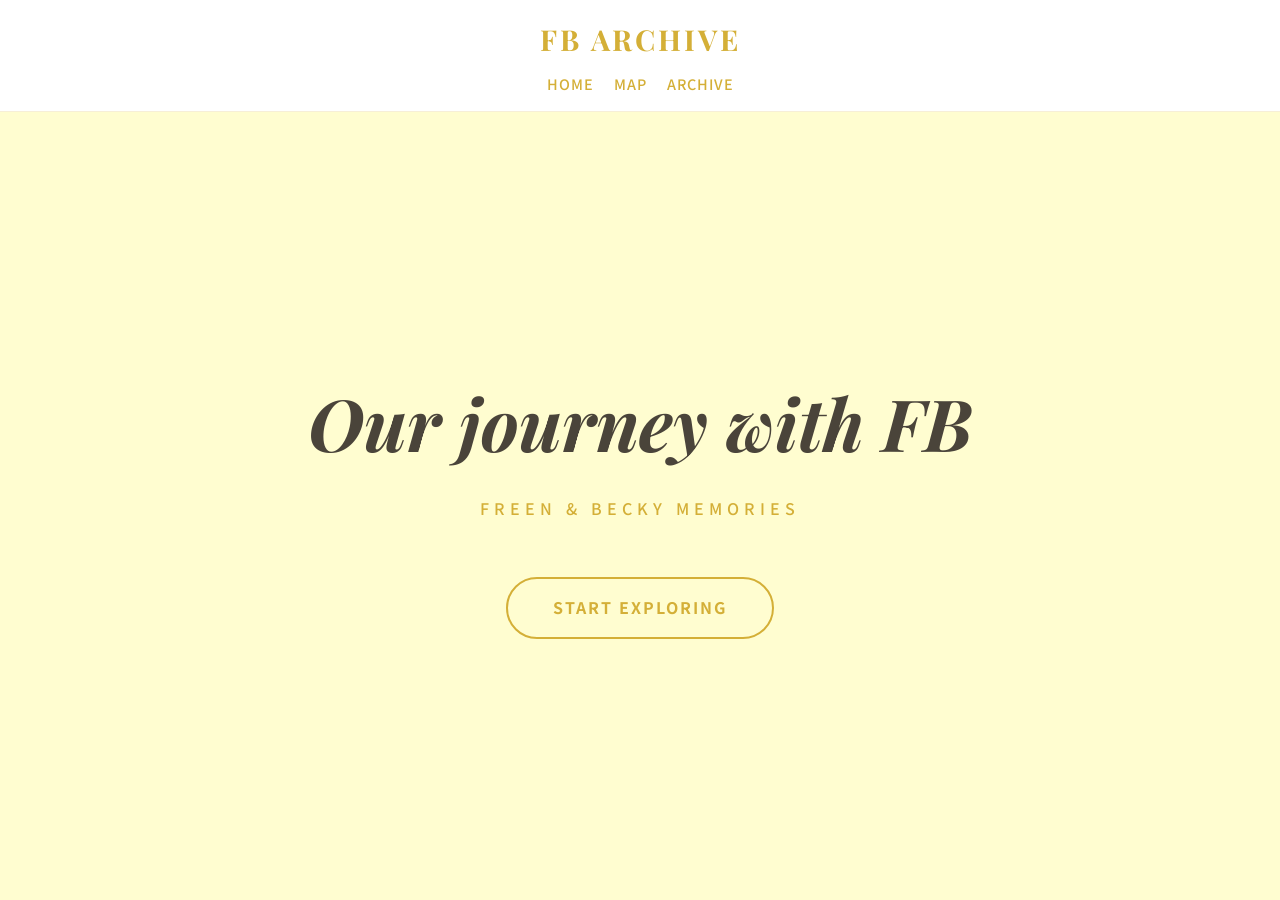
<file: index.html>
<!DOCTYPE html>
<html lang="zh-Hant">
<head>
    <meta charset="UTF-8">
    <meta name="viewport" content="width=device-width, initial-scale=1.0">
    <title>FB ARCHIVE</title>
    <link rel="stylesheet" href="style.css">
    <link rel="prefetch" href="map.html">
    <link rel="prefetch" href="archive.html">
</head>
<body>
    <nav>
        <div class="nav-container">
            <a href="index.html" class="logo">FB ARCHIVE</a>
            <div class="links">
                <a href="index.html">HOME</a>
                <a href="map.html">MAP</a>
                <a href="archive.html">ARCHIVE</a>
            </div>
        </div>
    </nav>
    
    <main class="hero-section fade-in">
        <h1>Our journey with FB</h1>
        <p class="gold-text" style="letter-spacing: 5px; margin-top: 15px; font-weight: 500; color: #D4AF37;">FREEN & BECKY MEMORIES</p>
        <a href="map.html" class="start-btn">START EXPLORING</a>
    </main>
</body>
</html>
</file>
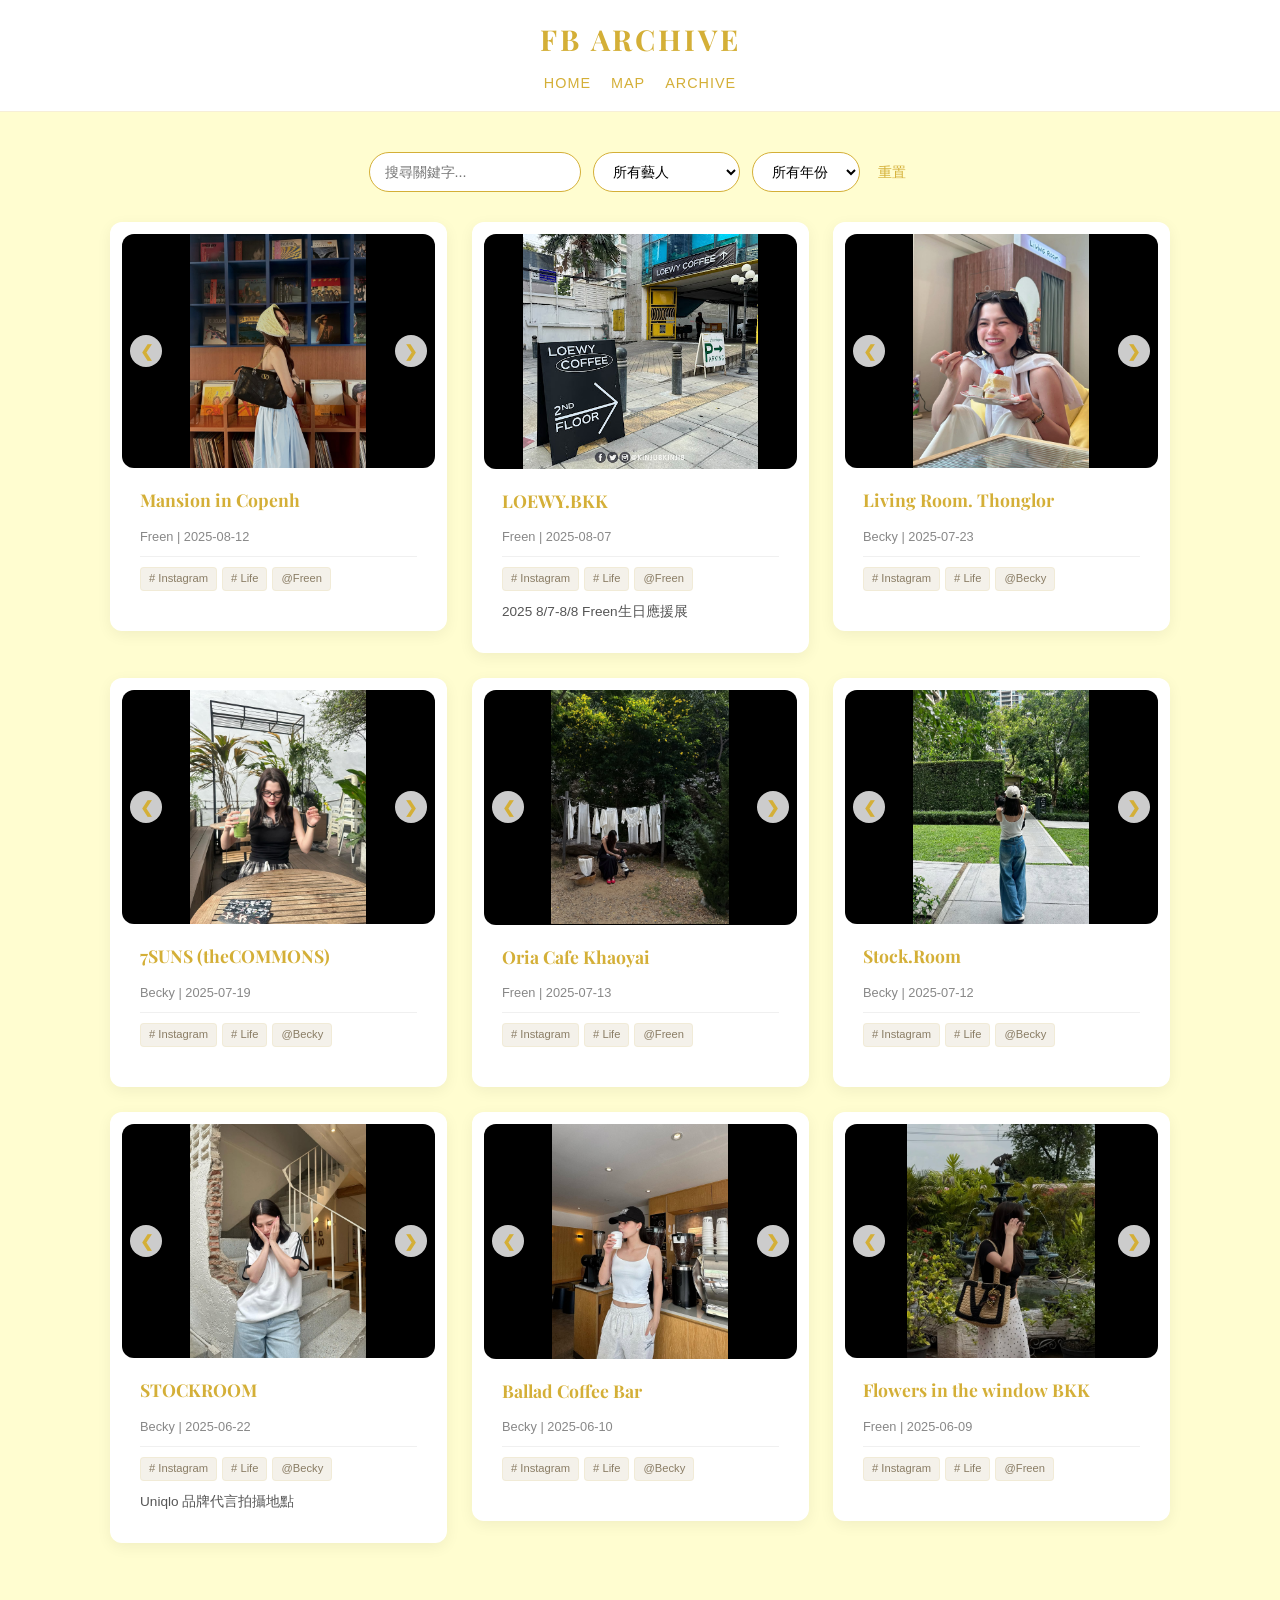
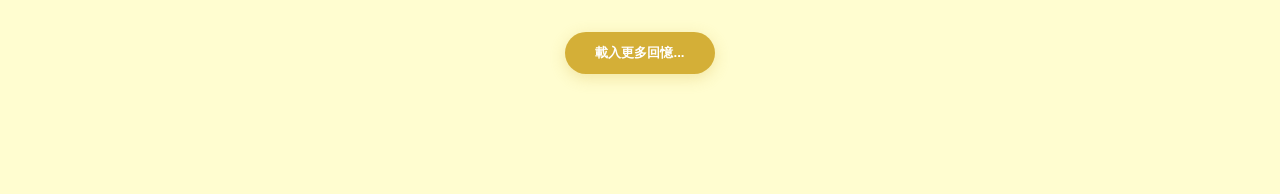
<file: archive.html>
<!DOCTYPE html>
<html lang="zh-Hant">
<head>
    <meta charset="UTF-8">
    <meta name="viewport" content="width=device-width, initial-scale=1.0">
    <title>Archive | FB ARCHIVE</title>
    <link rel="stylesheet" href="style.css">
    <style>
        :root { --gold: #d4af37; --bg-gray: #FFFDD0; }
        body { background-color: var(--bg-gray); margin: 0; font-family: -apple-system, sans-serif; }

        .container { max-width: 1100px; margin: 0 auto; padding: 40px 20px; }

        /* 網格設定 */
        .grid-layout {
            display: grid;
            grid-template-columns: repeat(3, 1fr);
            gap: 25px;
            align-items: start;
        }

        @media (max-width: 900px) { .grid-layout { grid-template-columns: repeat(2, 1fr); } }
        @media (max-width: 600px) { .grid-layout { grid-template-columns: 1fr; } }

        /* 卡片與媒體 */
        .card { background: #fff; border-radius: 12px; overflow: hidden; box-shadow: 0 4px 15px rgba(0,0,0,0.06); display: flex; flex-direction: column; transition: transform 0.3s; }
        .card:hover { transform: translateY(-5px); }
        
        .carousel { position: relative; width: 100%; aspect-ratio: 4 / 3; background: #e0e0e0; overflow: hidden; }
        .carousel-inner { display: flex; height: 100%; transition: transform 0.5s cubic-bezier(0.4, 0, 0.2, 1); }
        .carousel-item { min-width: 100%; height: 100%; display: flex; align-items: center; justify-content: center; background: #000; }
        
        .carousel-item img, .carousel-item video { 
            max-width: 100%; 
            max-height: 100%; 
            width: auto; 
            height: auto; 
            object-fit: contain; 
        }

        .carousel-btn { position: absolute; top: 50%; transform: translateY(-50%); background: rgba(255,255,255,0.8); border: none; width: 32px; height: 32px; border-radius: 50%; cursor: pointer; z-index: 5; font-weight: bold; color: var(--gold); }
        .prev { left: 8px; } .next { right: 8px; }

        .card-content { padding: 18px; flex-grow: 1; }
        .card-title { color: var(--gold); margin: 0 0 5px 0; font-size: 1.1rem; font-family: 'Playfair Display', serif; font-weight: bold; }
        .card-meta { font-size: 0.8rem; color: #888; margin-bottom: 10px; border-bottom: 1px solid #f0f0f0; padding-bottom: 8px; }
        .info-tag-container { display: flex; flex-wrap: wrap; gap: 5px; margin-bottom: 10px; min-height: 22px; }
        .info-tag { background: #f4f1ea; color: #8a7d65; padding: 2px 8px; border-radius: 4px; font-size: 0.7rem; border: 1px solid rgba(212, 175, 55, 0.1); }
        .card-desc { font-size: 0.85rem; color: #555; line-height: 1.6; margin: 0; }

        /* 篩選欄 */
        .filter-section { display: flex; justify-content: center; gap: 12px; margin-bottom: 30px; flex-wrap: wrap; }
        .filter-section input, .filter-section select { padding: 10px 15px; border: 1px solid var(--gold); border-radius: 25px; outline: none; font-size: 0.9rem; background: white; }

        /* 載入更多按鈕 */
        .load-more-container { text-align: center; margin-top: 40px; }
        .load-more-btn { 
            background: var(--gold); 
            color: white; 
            border: none; 
            padding: 12px 30px; 
            border-radius: 25px; 
            cursor: pointer; 
            font-weight: bold;
            transition: opacity 0.3s;
        }
        .load-more-btn:hover { opacity: 0.9; }

        /* 佔位符 */
        .media-placeholder {
            width: 100%;
            height: 100%;
            background: #333;
            display: flex;
            align-items: center;
            justify-content: center;
            color: #666;
            font-size: 0.8rem;
        }
    </style>
</head>
<body>

    <nav>
        <div class="nav-container">
            <a href="index.html" class="logo">FB ARCHIVE</a>
            <div class="links">
                <a href="index.html">HOME</a>
                <a href="map.html">MAP</a>
                <a href="archive.html">ARCHIVE</a>
            </div>
        </div>
    </nav>

    <div class="container">
        <div class="filter-section">
            <input type="text" id="searchInput" placeholder="搜尋關鍵字...">
            <select id="celebrityFilter">
                <option value="">所有藝人</option>
                <option value="Freen & Becky">Freen & Becky</option>
                <option value="Freen">Freen</option>
                <option value="Becky">Becky</option>
            </select>
            <select id="yearFilter">
                <option value="">所有年份</option>
            </select>
            <button id="resetBtn" style="background:none; border:none; color:var(--gold); cursor:pointer; font-size:0.9rem;">重置</button>
        </div>

        <div id="grid" class="grid-layout"></div>
        <div class="load-more-container">
            <button id="loadMoreBtn" class="load-more-btn" style="display:none;">載入更多回憶...</button>
        </div>
    </div>

    <script src="data.js"></script>

    <script>
        const grid = document.getElementById('grid');
        const yearFilter = document.getElementById('yearFilter');
        const loadMoreBtn = document.getElementById('loadMoreBtn');
        
        let slideStates = {}; 
        let currentPage = 1;
        const itemsPerPage = 9;
        let filteredData = [];

        // 1. 初始化年份選單
        function initYearFilter() {
            const years = [...new Set(FB_DATA.map(item => {
                const dateStr = String(item.date);
                const match = dateStr.match(/\d{4}/);
                return match ? match[0] : null;
            }))].filter(Boolean).sort((a, b) => b - a);

            yearFilter.innerHTML = '<option value="">所有年份</option>'; 
            years.forEach(year => {
                const opt = document.createElement('option');
                opt.value = year;
                opt.textContent = year + " 年";
                yearFilter.appendChild(opt);
            });
        }

        // 2. 核心媒體渲染 (優化：加上影片 poster 與更強的 lazy loading)
        function renderMedia(url, lazy = true) {
            if (!url) return '';
            
            const safeUrl = url.split('/').map(segment => encodeURIComponent(segment)).join('/');
            const isVideo = /\.(mp4|webm|mov)$/i.test(safeUrl);
            
            if (/\.(jpg|jpeg|png|gif|webp|PNG)$/i.test(safeUrl)) {
                return `<img src="${safeUrl}" ${lazy ? 'loading="lazy"' : ''} alt="FB Archive Memory">`;
            } 
            else if (isVideo) {
                return `<video controls playsinline preload="none">
                            <source src="${safeUrl}" type="video/mp4">
                            Your browser does not support the video tag.
                        </video>`;
            } 
            else if (safeUrl.includes("youtube.com") || safeUrl.includes("youtu.be")) {
                const embedUrl = safeUrl.replace("watch?v=", "embed/");
                return `<iframe src="${embedUrl}" allowfullscreen loading="lazy"></iframe>`;
            }
            return `<div style="padding:20px; text-align:center; color:#999;">Format Error</div>`;
        }

        // 3. 渲染網格資料 (優化：分頁載入)
        function renderData(data, append = false) {
            if (!append) {
                grid.innerHTML = '';
                currentPage = 1;
                filteredData = data;
                slideStates = {};
            }

            if (filteredData.length === 0) {
                grid.innerHTML = '<div style="grid-column:1/-1; text-align:center; padding:50px; color:#999;">沒有找到相關的回憶。</div>';
                loadMoreBtn.style.display = 'none';
                return;
            }

            const start = (currentPage - 1) * itemsPerPage;
            const end = start + itemsPerPage;
            const pageItems = filteredData.slice(start, end);

            let htmlString = ''; 

            pageItems.forEach((item, pageIdx) => {
                const globalIdx = start + pageIdx;
                // 只有前幾張圖片直接渲染，其餘使用佔位符
                const slidesHtml = item.images.map((img, i) => `
                    <div class="carousel-item">
                        ${i === 0 ? renderMedia(img.url, true) : `<div class="media-placeholder" data-src="${img.url}">Slide ${i+1}</div>`}
                    </div>
                `).join('');
                
                const tagsHtml = item.images.map((img, i) => `
                    <div class="info-tag-container tag-group-${globalIdx}" style="display:${i === 0 ? 'flex' : 'none'}">
                        <span class="info-tag"># ${img.platform || 'Social'}</span>
                        <span class="info-tag"># ${img.category || 'Life'}</span>
                        ${img.author ? `<span class="info-tag">@${img.author}</span>` : ''}
                    </div>
                `).join('');

                htmlString += `
                    <div class="card fade-in">
                        <div class="carousel">
                            <div class="carousel-inner" id="inner-${globalIdx}">${slidesHtml}</div>
                            ${item.images.length > 1 ? `
                                <button class="carousel-btn prev" onclick="moveSlide(${globalIdx}, -1)">❮</button>
                                <button class="carousel-btn next" onclick="moveSlide(${globalIdx}, 1)">❯</button>
                            ` : ''}
                        </div>
                        <div class="card-content">
                            <h3 class="card-title">${item.name}</h3>
                            <p class="card-meta">${item.celebrity} | ${item.date}</p>
                            <div id="tags-${globalIdx}">${tagsHtml}</div>
                            <p class="card-desc">${item.desc || ''}</p>
                        </div>
                    </div>`;
            });

            if (append) {
                const tempDiv = document.createElement('div');
                tempDiv.innerHTML = htmlString;
                while (tempDiv.firstChild) {
                    grid.appendChild(tempDiv.firstChild);
                }
            } else {
                grid.innerHTML = htmlString;
            }

            // 檢查是否還有更多
            if (filteredData.length > currentPage * itemsPerPage) {
                loadMoreBtn.style.display = 'inline-block';
            } else {
                loadMoreBtn.style.display = 'none';
            }
        }

        loadMoreBtn.onclick = () => {
            currentPage++;
            renderData(filteredData, true);
        };

        // 4. 輪播控制
        window.moveSlide = function(idx, dir) {
            const inner = document.getElementById(`inner-${idx}`);
            if (!inner) return;
            
            const total = inner.children.length;
            slideStates[idx] = (slideStates[idx] || 0);
            slideStates[idx] = (slideStates[idx] + dir + total) % total;
            
            inner.style.transform = `translateX(-${slideStates[idx] * 100}%)`;
            
            // 延遲加載當前幻燈片的媒體
            const currentItem = inner.children[slideStates[idx]];
            const placeholder = currentItem.querySelector('.media-placeholder');
            if (placeholder) {
                const url = placeholder.getAttribute('data-src');
                currentItem.innerHTML = renderMedia(url, false);
            }

            // 同步切換標籤顯示
            const tagGroups = document.querySelectorAll(`.tag-group-${idx}`);
            tagGroups.forEach((group, i) => {
                group.style.display = (i === slideStates[idx]) ? 'flex' : 'none';
            });
        }

        // 5. 綜合篩選邏輯
        function applyFilter() {
            const search = document.getElementById('searchInput').value.toLowerCase();
            const celeb = document.getElementById('celebrityFilter').value;
            const year = yearFilter.value;

            const filtered = FB_DATA.filter(i => {
                const matchSearch = (i.name + (i.desc || "")).toLowerCase().includes(search);
                const matchCeleb = celeb === "" || i.celebrity.includes(celeb);
                const matchYear = year === "" || i.date.includes(year);
                return matchSearch && matchCeleb && matchYear;
            });
            renderData(filtered);
        }

        document.querySelectorAll('input, select').forEach(el => el.addEventListener('change', applyFilter));
        document.getElementById('searchInput').addEventListener('input', applyFilter);

        document.getElementById('resetBtn').onclick = () => {
            document.getElementById('searchInput').value = "";
            document.getElementById('celebrityFilter').value = "";
            document.getElementById('yearFilter').value = "";
            applyFilter();
        };

        window.onload = () => {
            initYearFilter();
            const urlParams = new URLSearchParams(window.location.search);
            const searchParam = urlParams.get('search');
            if (searchParam) {
                document.getElementById('searchInput').value = decodeURIComponent(searchParam);
            }
            applyFilter(); 
        };
    </script>
</body>
</html>
</file>
<file: style.css>
@import url('https://fonts.googleapis.com/css2?family=Playfair+Display:ital,wght@0,400;0,700;1,400&family=Noto+Sans+TC:wght@300;400;500;700&display=swap');

:root {
    --cream: #FFFDD0;
    --gold: #D4AF37;
    --white: #FFFFFF;
    --text: #4A443A;
    --muted: #8A7D65;
}

* { box-sizing: border-box; -webkit-tap-highlight-color: transparent; }

html { 
    font-size: 16px; 
    scroll-behavior: smooth; 
}
@media (max-width: 768px) { html { font-size: 15px; } }

body {
    background-color: var(--cream);
    color: var(--text);
    font-family: 'Noto Sans TC', sans-serif;
    margin: 0;
    line-height: 1.6;
    overflow-x: hidden; 
}

/* --- 導覽列 --- */
nav {
    background: var(--white);
    padding: 1rem 0;
    border-bottom: 1px solid rgba(212, 175, 55, 0.2);
    position: sticky;
    top: 0;
    z-index: 1000;
}
.nav-container {
    width: 90%;
    max-width: 1100px;
    margin: 0 auto;
    display: flex;
    flex-direction: column;
    align-items: center;
    gap: 10px;
}
.logo {
    font-family: 'Playfair Display', serif;
    font-size: 1.8rem;
    color: var(--gold);
    text-decoration: none;
    letter-spacing: 3px;
    font-weight: bold;
}
.links { display: flex; gap: 20px; }
.links a { 
    text-decoration: none; 
    color: var(--gold); 
    font-size: 0.9rem; 
    letter-spacing: 1px;
    font-weight: 500;
    position: relative;
}
.links a::after {
    content: '';
    position: absolute;
    bottom: -4px;
    left: 0;
    width: 0;
    height: 1px;
    background: var(--gold);
    transition: width 0.3s;
}
.links a:hover::after { width: 100%; }

/* --- Home 頁面 --- */
.hero-section {
    height: calc(100vh - 120px);
    display: flex;
    flex-direction: column;
    justify-content: center;
    align-items: center;
    text-align: center;
    padding: 20px;
}
.hero-section h1 {
    font-family: 'Playfair Display', serif;
    font-size: clamp(2.5rem, 10vw, 4.5rem);
    margin: 0;
    font-style: italic;
}
.start-btn {
    margin-top: 40px;
    padding: 16px 45px;
    border: 2px solid var(--gold);
    color: var(--gold);
    text-decoration: none;
    border-radius: 40px;
    font-weight: bold;
    letter-spacing: 2px;
    transition: all 0.3s cubic-bezier(0.4, 0, 0.2, 1);
}
.start-btn:hover {
    background: var(--gold);
    color: white;
    transform: scale(1.05);
}

/* --- 輪播器與卡片 --- */
.grid-layout {
    display: grid;
    grid-template-columns: repeat(auto-fill, minmax(320px, 1fr));
    gap: 30px;
    padding-bottom: 50px;
}
.card { 
    background: var(--white); 
    padding: 12px; 
    border-radius: 16px; 
    box-shadow: 0 10px 30px rgba(0,0,0,0.04);
    contain: content; 
    transition: transform 0.3s;
}
.card:hover { transform: translateY(-8px); }

.carousel {
    position: relative;
    width: 100%;
    aspect-ratio: 4 / 3; 
    overflow: hidden;
    border-radius: 12px;
    background: #222; 
}
.carousel-inner {
    display: flex;
    height: 100%;
    transition: transform 0.5s cubic-bezier(0.4, 0, 0.2, 1);
    will-change: transform; 
}
.carousel-item {
    min-width: 100%;
    height: 100%;
    display: flex;
    align-items: center;
    justify-content: center;
}
.carousel-item img, .carousel-item video {
    width: 100%;
    height: 100%;
    object-fit: contain;
}

.carousel-btn {
    position: absolute;
    top: 50%;
    transform: translateY(-50%);
    background: rgba(255, 255, 255, 0.9);
    border: none;
    width: 36px;
    height: 36px;
    border-radius: 50%;
    cursor: pointer;
    z-index: 10;
    color: var(--gold);
    box-shadow: 0 4px 10px rgba(0,0,0,0.1);
    display: flex;
    align-items: center;
    justify-content: center;
    font-size: 1rem;
}

/* --- 載入更多 --- */
.load-more-container {
    display: flex;
    justify-content: center;
    margin: 40px 0 80px;
}
.load-more-btn {
    background: var(--gold);
    color: white;
    border: none;
    padding: 14px 40px;
    border-radius: 30px;
    font-weight: bold;
    cursor: pointer;
    transition: all 0.3s;
    box-shadow: 0 4px 15px rgba(212, 175, 55, 0.3);
}
.load-more-btn:hover {
    transform: translateY(-2px);
    box-shadow: 0 6px 20px rgba(212, 175, 55, 0.4);
}

.fade-in { animation: fadeIn 0.6s ease-out forwards; }
@keyframes fadeIn { from { opacity: 0; transform: translateY(10px); } to { opacity: 1; transform: translateY(0); } }
</file>
